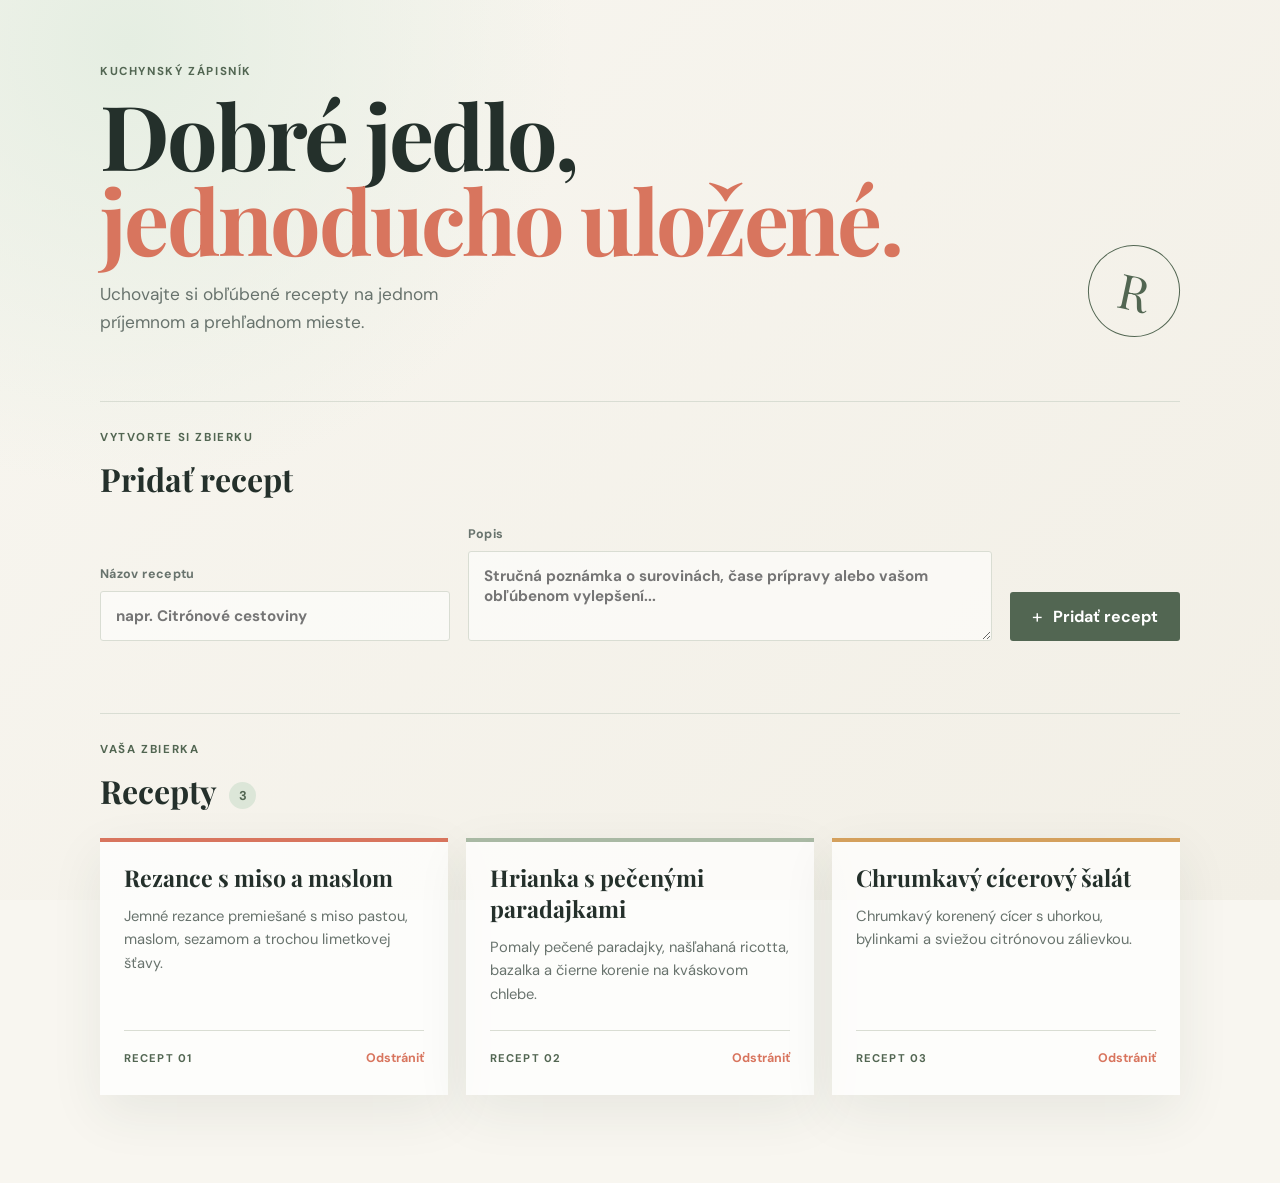
<file: TutorialVSC/index.html>
<!DOCTYPE html>
<html lang="sk">
<head>
    <meta charset="UTF-8">
    <meta name="viewport" content="width=device-width, initial-scale=1.0">
    <title>Kuchynské poznámky | Zoznam receptov</title>
    <link rel="preconnect" href="https://fonts.googleapis.com">
    <link rel="preconnect" href="https://fonts.gstatic.com" crossorigin>
    <link href="https://fonts.googleapis.com/css2?family=DM+Sans:wght@400;500;600;700&family=Playfair+Display:wght@600;700&display=swap" rel="stylesheet">
    <link rel="stylesheet" href="styles.css">
</head>
<body>
    <main class="app-shell">
        <header class="hero">
            <div class="hero-copy">
                <p class="eyebrow">Kuchynský zápisník</p>
                <h1>Dobré jedlo,<br><em>jednoducho uložené.</em></h1>
                <p class="hero-text">Uchovajte si obľúbené recepty na jednom príjemnom a prehľadnom mieste.</p>
            </div>
            <div class="hero-mark" aria-hidden="true">R</div>
        </header>

        <section class="recipe-form-section" aria-labelledby="add-recipe-heading">
            <div class="section-heading">
                <p class="eyebrow">Vytvorte si zbierku</p>
                <h2 id="add-recipe-heading">Pridať recept</h2>
            </div>
            <form id="recipe-form" class="recipe-form">
                <label>
                    Názov receptu
                    <input id="recipe-name" name="name" type="text" placeholder="napr. Citrónové cestoviny" required maxlength="60">
                </label>
                <label>
                    Popis
                    <textarea id="recipe-description" name="description" placeholder="Stručná poznámka o surovinách, čase prípravy alebo vašom obľúbenom vylepšení..." required maxlength="240" rows="3"></textarea>
                </label>
                <button class="add-button" type="submit">
                    <span aria-hidden="true">+</span> Pridať recept
                </button>
            </form>
        </section>

        <section class="recipe-list-section" aria-labelledby="recipe-list-heading">
            <div class="list-heading">
                <div>
                    <p class="eyebrow">Vaša zbierka</p>
                    <h2 id="recipe-list-heading">Recepty <span id="recipe-count" class="recipe-count">0</span></h2>
                </div>
                <p id="empty-message" class="empty-message">Tu sa začína váš ďalší obľúbený recept.</p>
            </div>
            <div id="undo-message" class="undo-message" role="status" hidden>
                <span>Recept bol vymazaný.</span>
                <button id="undo-delete-button" class="undo-button" type="button">Vrátiť späť</button>
            </div>
            <div id="recipe-list" class="recipe-list" aria-live="polite"></div>
        </section>
    </main>
    <script src="script.js"></script>
</body>
</html>
</file>
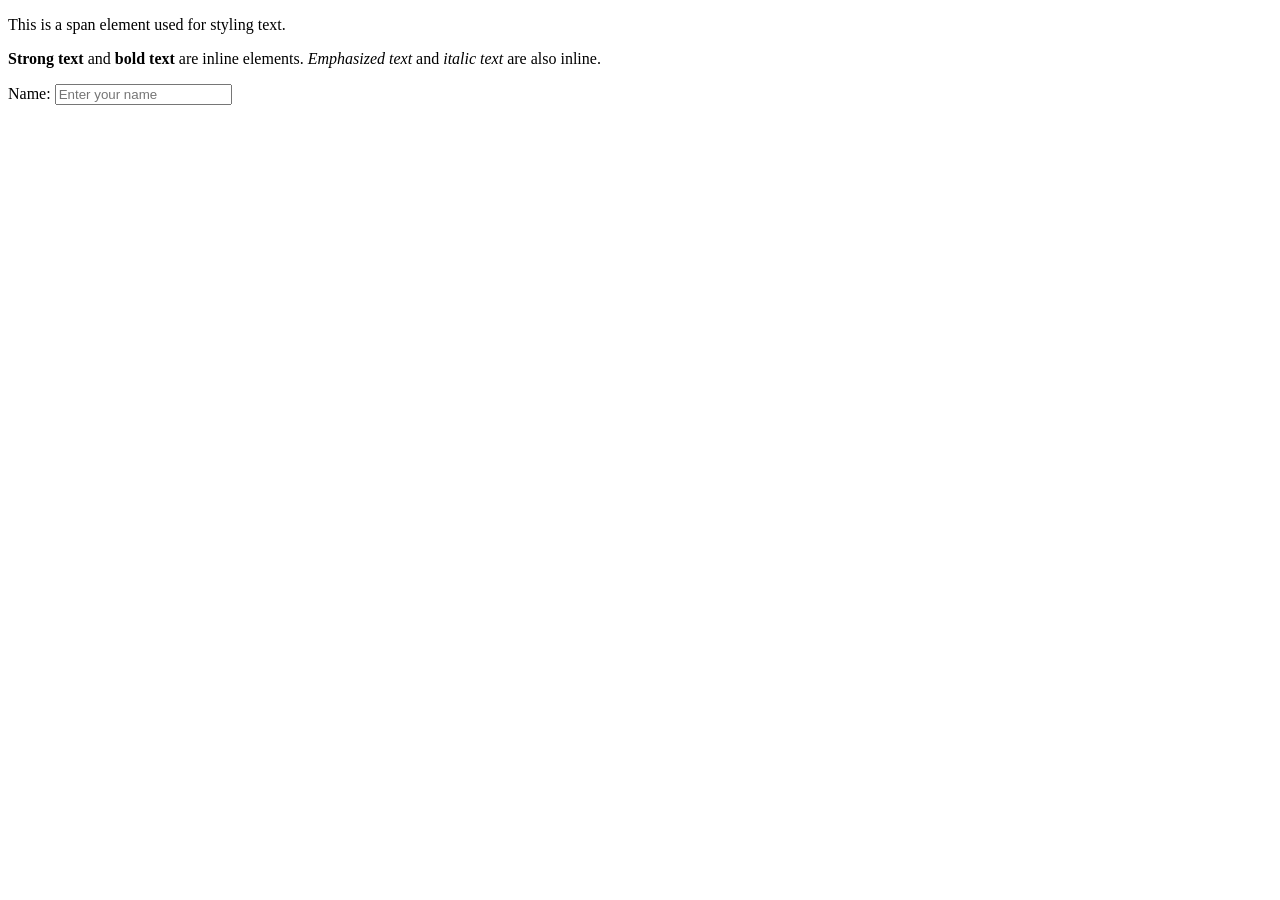
<file: html_css/elements.html>
<!DOCTYPE html>
<html>
<head>
    <title></title>
</head>
<body>
    <p>
        This is a <span>span element</span> used for styling text.
    </p>
    <p>
        <strong>Strong text</strong> and <b>bold text</b> are inline elements.
        <em>Emphasized text</em> and <i>italic text</i> are also inline.
    </p>
    <form>
        <label>Name:</label>
        <input type="text" placeholder="Enter your name">
    </form>
</body>
</html>
</file>
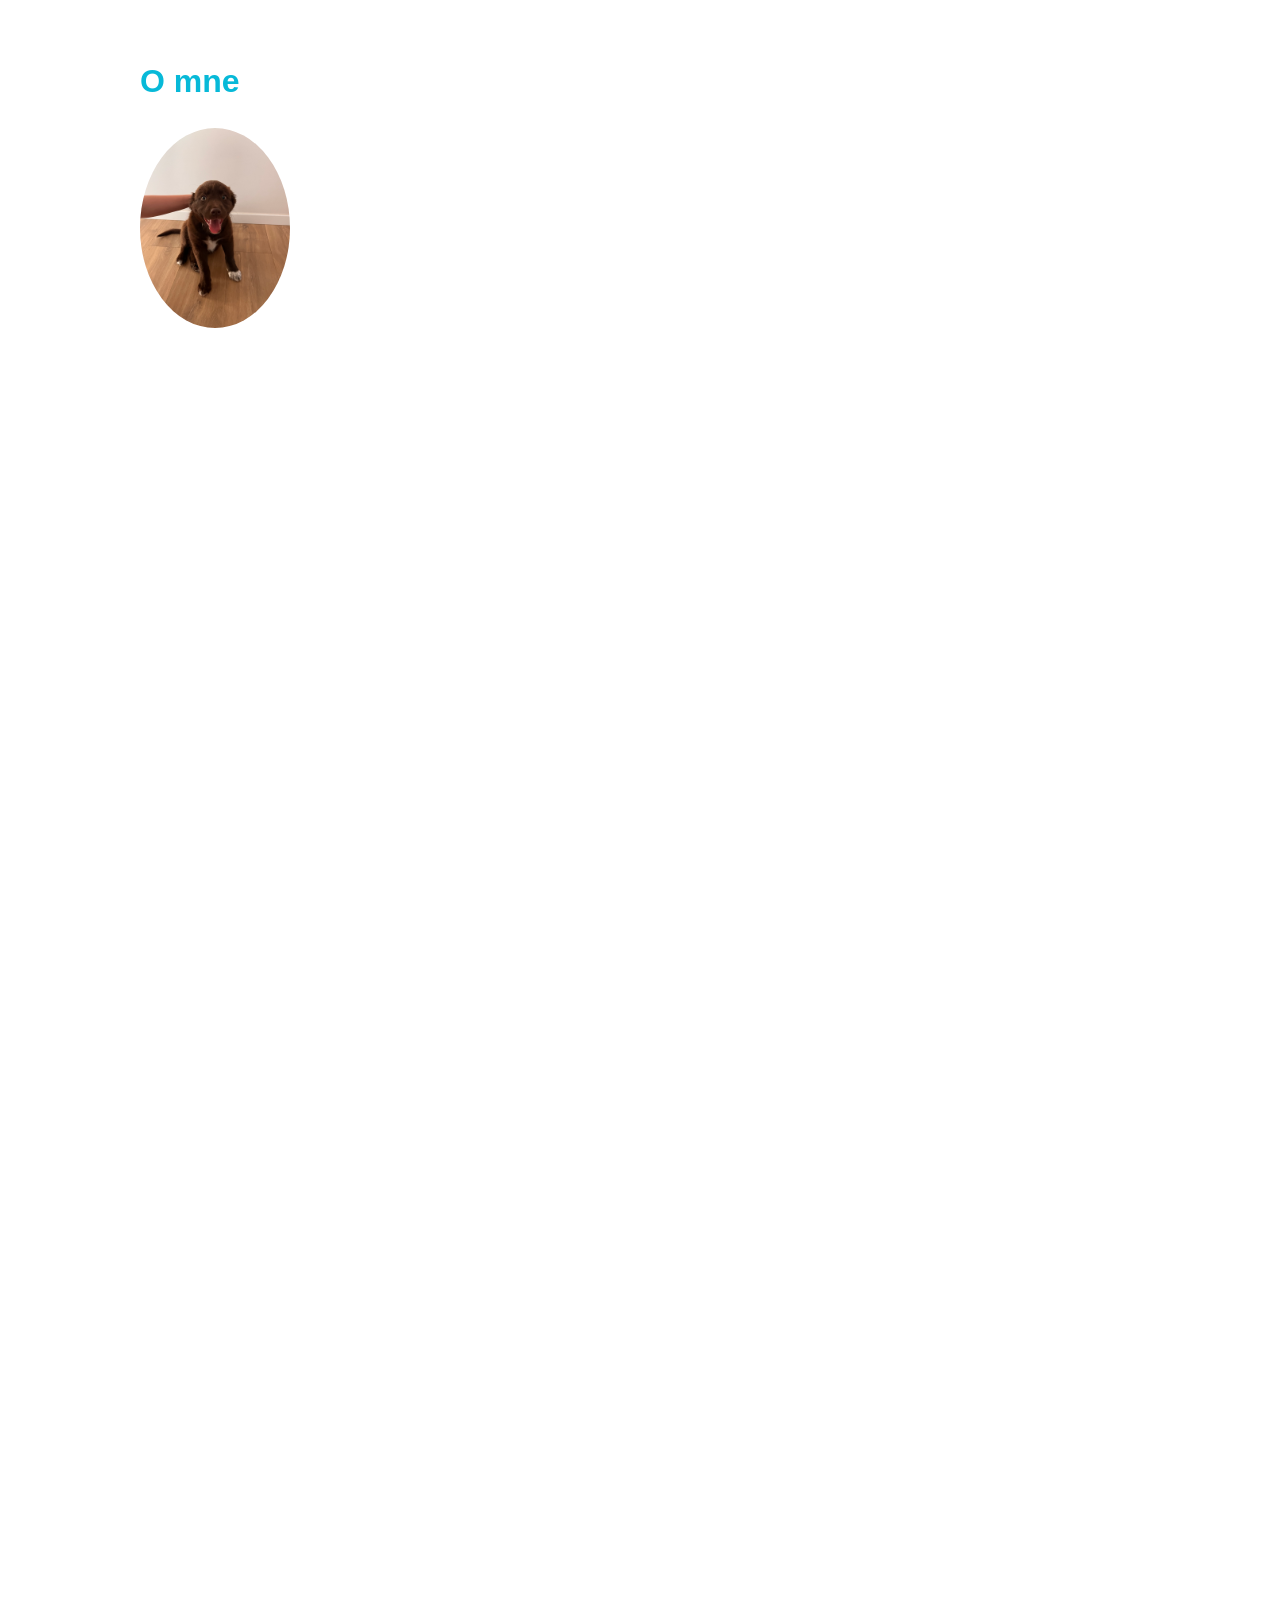
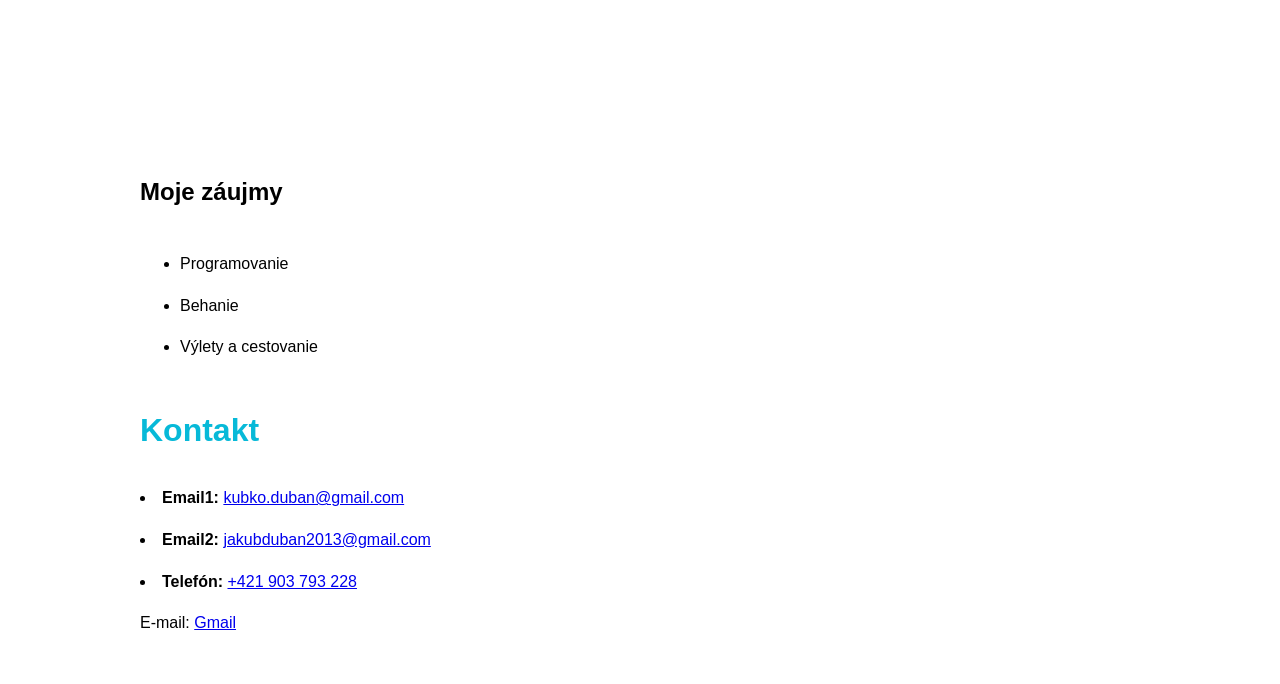
<file: html_css/o_Jakubovi.html>
<!DOCTYPE html>
<html lang="sk">

<head>
    <meta charset="UTF-8">
    <title>O mne</title>
    <style>
        body {
            font-family: Arial, sans-serif;
            max-width: 1000px;
            margin: 40px auto;
            line-height: 2.6;
        }

        h1 {
            color: #07b9d8;
            margin-bottom: 5px;
        }

        img {
            max-width: 150px;
            border-radius: 50%;
        }

        .container {
            display: flex;
            gap: 2000px;
            align-items: flex-start;
        }
    </style>
</head>

<body>
    <h1>O mne</h1>

    <div class="container">
        <img src="bella.jpeg" alt="Moja fotografia">
        <ul>
            <li>Ahoj, volám sa <b>Jakub</b> a mám rád technológie, programovanie, behanie a spanie.</li>
            <li>Vo voľnom čase sa venujem rodine, kamaratom a cestovaniu, nakupovaniu...</li>
            <li>Momentálne sa učím vytvárať webové stránky v <b>HTML</b>, <b>CSS</b> a pokúšam sa vytvorit si prvu webovú stránku.</li>
            <li>V škole ma najviac baví telesná, matematika, anglićtina a informatika.</li>
            <li>Toto je moj pesik <b>Bella</b> rad s ňou chodím na prechadzky.</li>
            <li>Je to Border Kólia a ma 4 mesiace rada kúše veci aj čo nemá a chodi na prechádzky. </li>
        </ul>
    </div>

    <h2>Moje záujmy</h2>
    <ul>
        <li>Programovanie </li>
        <li>Behanie</li>
        <li>Výlety a cestovanie</li>
    </ul>

    <h1>Kontakt</h1>

    <div>
    <li><b>Email1:</b> <a href="mailto:kubko.duban@gmail.com">kubko.duban@gmail.com</a></li>
    <li><b>Email2:</b> <a href="mailto:jakubduban2013@gmail.com">jakubduban2013@gmail.com</a></li>
    <li><b>Telefón:</b> <a href="tel:+421903793228">+421 903 793 228</a></li>
    </div>

    E-mail: <a href="https://mail.google.com/">Gmail</a>


</body>


</html>
</file>
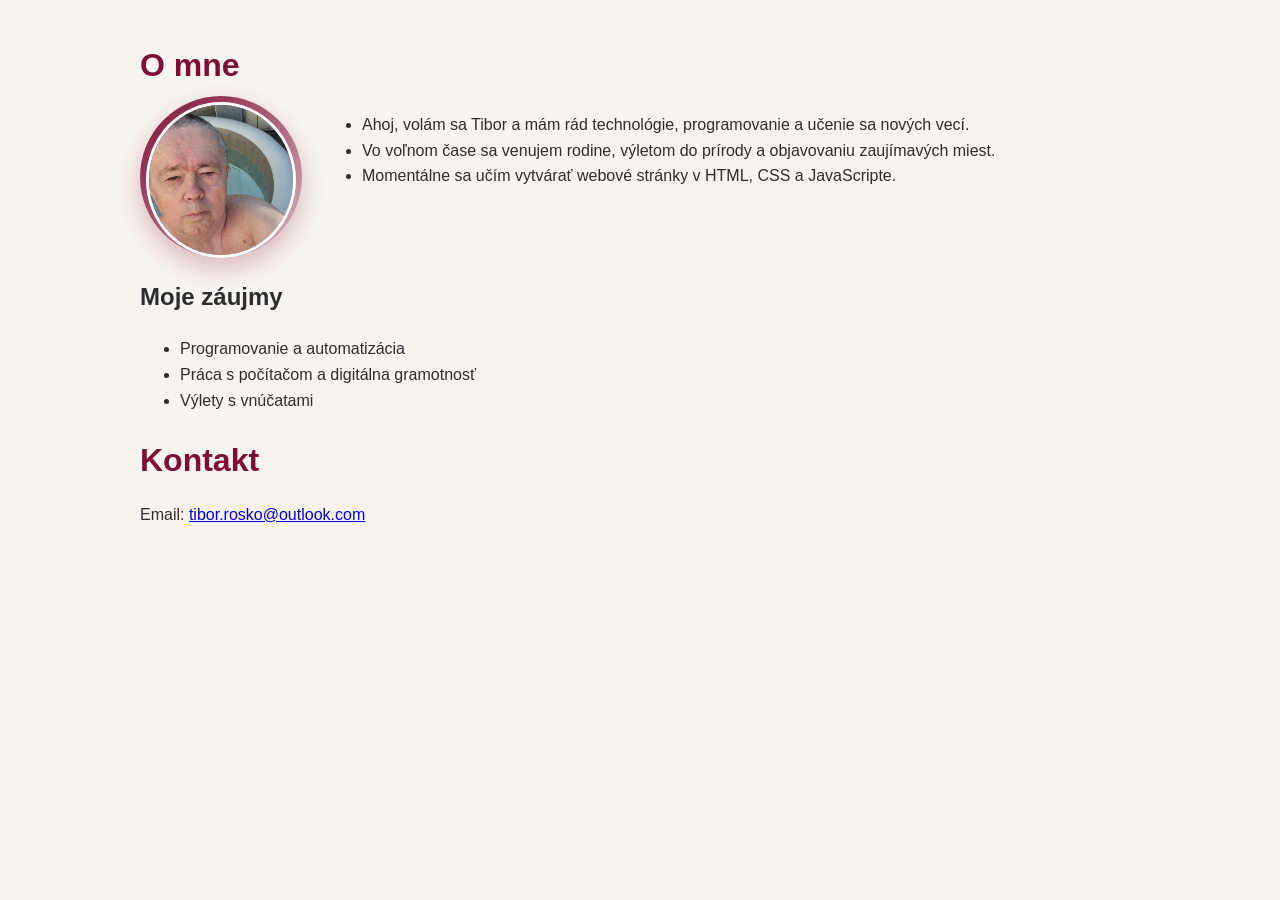
<file: html_css/o_mne1.html>
<!DOCTYPE html>
<html lang="sk">

<head>
    <meta charset="UTF-8">
    <title>O mne</title>
    <style>
        body {
            font-family: Arial, sans-serif;
            max-width: 1000px;
            margin: 40px auto;
            line-height: 1.6;
            background: #f7f3ee;
            color: #2d2d2d;
        }

        h1 {
            color: #7f0d35;
            margin-bottom: 5px;
        }

        .photo-frame {
            display: flex;
            width: 150px;
            height: 150px;
            padding: 6px;
            border-radius: 50%;
            background: linear-gradient(135deg, #7f0d35, #d8b7c0);
            box-shadow: 0 10px 24px rgba(127, 13, 53, 0.25);
        }

        .photo-frame img {
            display: block;
            width: 100%;
            height: 100%;
            object-fit: cover;
            border: 3px solid #ffffff;
            border-radius: 50%;
        }

        .container {
            display: flex;
            gap: 20px;
            align-items: flex-start;
        }
    </style>
</head>

<body>
    <h1>O mne</h1>

    <div class="container">
        <div class="photo-frame">
            <img src="profil1.jpg" alt="Moja fotografia">
        </div>
        <ul>
            <li>Ahoj, volám sa Tibor a mám rád technológie, programovanie a učenie sa nových vecí.</li>
            <li>Vo voľnom čase sa venujem rodine, výletom do prírody a objavovaniu zaujímavých miest.</li>
            <li>Momentálne sa učím vytvárať webové stránky v HTML, CSS a JavaScripte.</li>
        </ul>
    </div>

    <h2>Moje záujmy</h2>
    <ul>
        <li>Programovanie a automatizácia</li>
        <li>Práca s počítačom a digitálna gramotnosť</li>
        <li>Výlety s vnúčatami</li>
    </ul>

    <h1>Kontakt</h1>
    <p>Email: <a href="mailto:tibor.rosko@outlook.com">tibor.rosko@outlook.com</a></p>
</body>

</html>
</file>
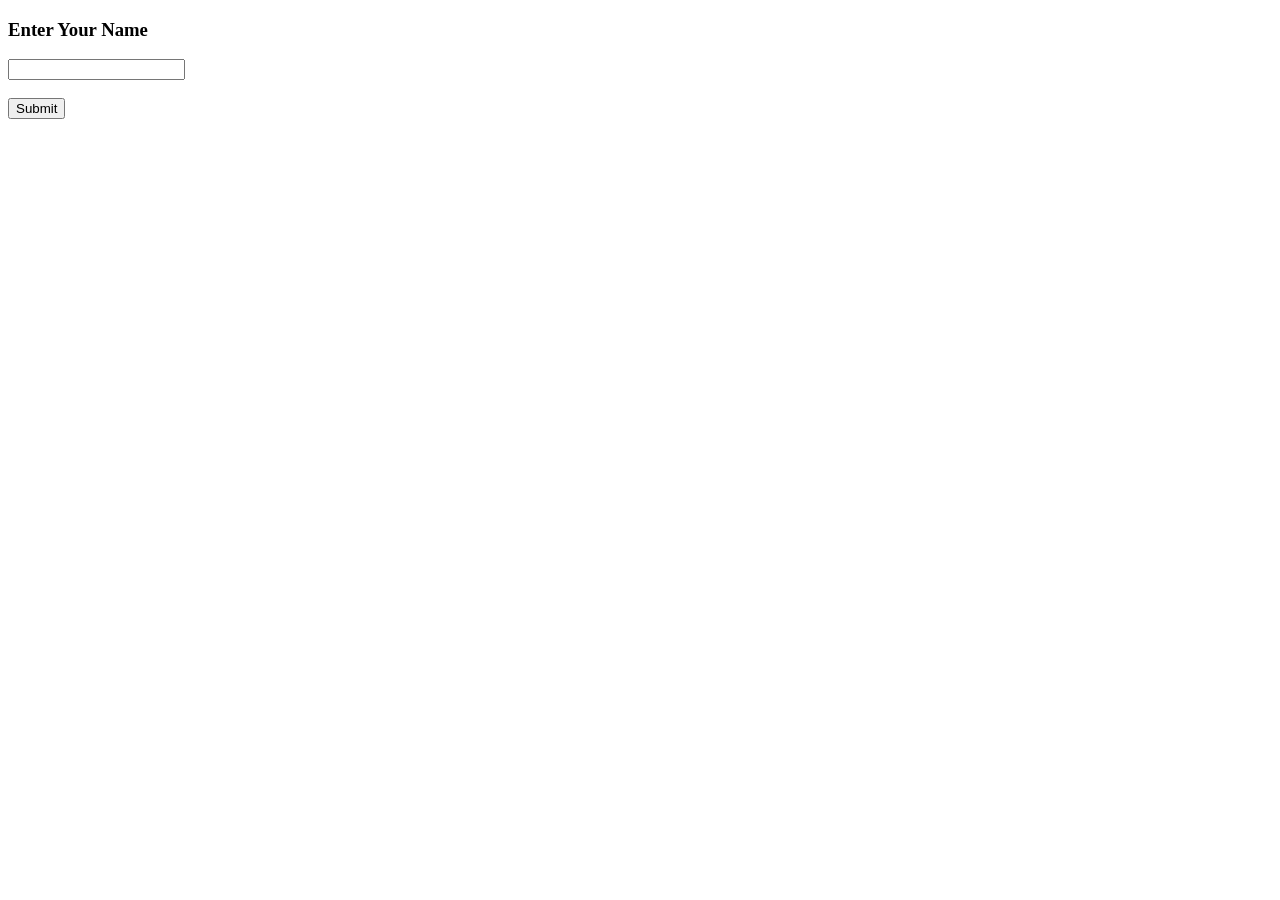
<file: templates/name.html>
<!DOCTYPE html>
<html>
<body>
    <h3>Enter Your Name</h3>
    <form method="post">
        <input type="text" name="username" required>
        <br><br>
        <input type="submit" value="Submit">
    </form>
</body>
</html>
</file>
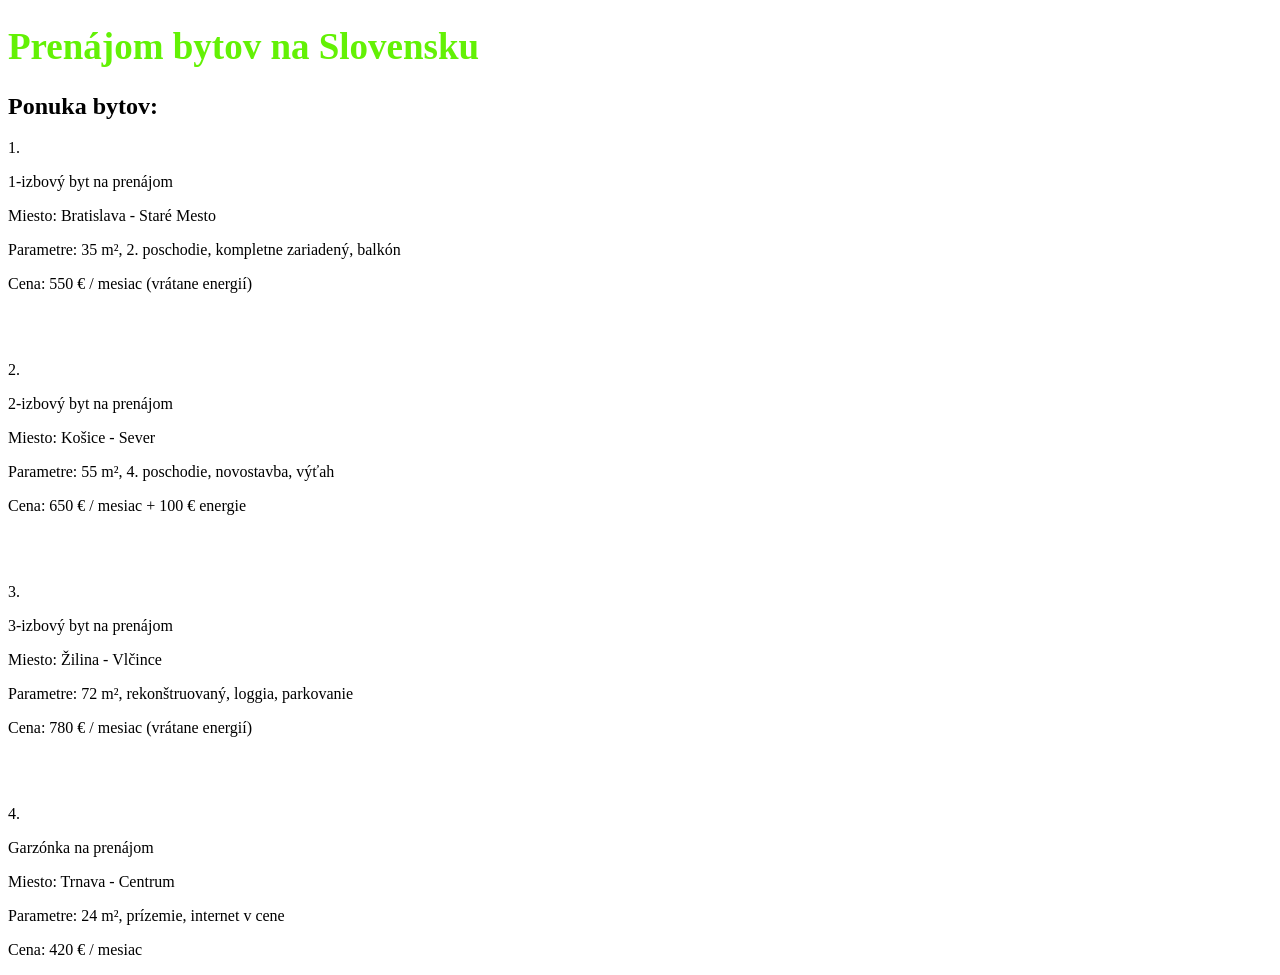
<file: html_css/Prenajom_bytov/Prenajom_bytov.index.html>
<!DOCTYPE html>
<html>

<head>
    <link rel="stylesheet" href="mn_body.css">
    <title>Prenájom bytov</title>
</head>

<body>
    <h1>Prenájom bytov na Slovensku
    </h1>

    <h2>Ponuka bytov:</h2>
    <!-- Tu môžete pridať ďalšie informácie o ponuke bytov, napríklad zoznam bytov s ich parametrami a cenami. -->
    <p>1.
    </p>
    <p>1-izbový byt na prenájom</p>
    <p>Miesto: Bratislava - Staré Mesto</p>
    <p>Parametre: 35 m², 2. poschodie, kompletne zariadený, balkón</p>
    <p>Cena: 550 € / mesiac (vrátane energií)</p>

    <br><br> 

    <p>2.
    </p>
    <p>2-izbový byt na prenájom</p>
    <p>Miesto: Košice - Sever</p>
    <p>Parametre: 55 m², 4. poschodie, novostavba, výťah</p>
    <p>Cena: 650 € / mesiac + 100 € energie</p>

    <br><br>

    <p>3.
    </p>
    <p>3-izbový byt na prenájom</p>
    <p>Miesto: Žilina - Vlčince</p>    
    <p>Parametre: 72 m², rekonštruovaný, loggia, parkovanie</p>    
    <p>Cena: 780 € / mesiac (vrátane energií)</p>   

    <br><br> 

    <p>4.
    </p>
    <p>Garzónka na prenájom</p>
    <p>Miesto: Trnava - Centrum</p>
    <p>Parametre: 24 m², prízemie, internet v cene</p>
    <p>Cena: 420 € / mesiac</p>

</body>

</html>
</file>
<file: TutorialVSC/styles.css>
:root {
    --ink: #24302b;
    --muted: #68736d;
    --paper: #f8f6f0;
    --cream: #eeeade;
    --sage: #a9b9a4;
    --sage-dark: #526652;
    --coral: #d8755e;
    --line: #d9ddd3;
    --shadow: 0 18px 50px rgba(43, 58, 48, 0.08);
}

* { box-sizing: border-box; }

body {
    margin: 0;
    color: var(--ink);
    background: var(--paper);
    font-family: "DM Sans", sans-serif;
}

body::before {
    position: fixed;
    inset: 0;
    z-index: -1;
    background: radial-gradient(circle at 10% 5%, #e5eee2 0, transparent 31%), linear-gradient(135deg, #f8f6f0 0%, #f2efe6 100%);
    content: "";
}

.app-shell { width: min(1080px, calc(100% - 48px)); margin: 0 auto; padding: 64px 0 88px; }
.hero { display: flex; justify-content: space-between; align-items: flex-end; margin-bottom: 64px; }
.eyebrow { margin: 0 0 12px; color: var(--sage-dark); font-size: 0.72rem; font-weight: 700; letter-spacing: 0.14em; text-transform: uppercase; }
h1, h2, p { margin-top: 0; }
h1, h2 { font-family: "Playfair Display", serif; }
h1 { margin-bottom: 20px; font-size: clamp(3.1rem, 7vw, 6.5rem); line-height: 0.95; letter-spacing: -0.03em; }
h1 em { color: var(--coral); font-style: normal; }
.hero-text { max-width: 390px; margin-bottom: 0; color: var(--muted); font-size: 1.08rem; line-height: 1.6; }
.hero-mark { display: grid; width: 92px; height: 92px; place-items: center; border: 1px solid var(--sage-dark); border-radius: 50%; color: var(--sage-dark); font-family: "Playfair Display", serif; font-size: 3rem; transform: rotate(12deg); }

.recipe-form-section, .recipe-list-section { border-top: 1px solid var(--line); padding-top: 28px; }
.recipe-form-section { margin-bottom: 72px; }
.section-heading h2, .list-heading h2 { margin-bottom: 0; font-size: 2rem; }
.recipe-form { display: grid; grid-template-columns: 1fr 1.5fr auto; align-items: end; gap: 18px; margin-top: 26px; }
label { color: var(--muted); font-size: 0.78rem; font-weight: 700; letter-spacing: 0.03em; }
input, textarea { display: block; width: 100%; margin-top: 9px; border: 1px solid var(--line); border-radius: 3px; outline: none; padding: 14px 15px; color: var(--ink); background: rgba(255, 255, 255, 0.54); font: inherit; font-size: 0.95rem; resize: vertical; transition: border-color 160ms ease, box-shadow 160ms ease; }
input:focus, textarea:focus { border-color: var(--sage-dark); box-shadow: 0 0 0 3px rgba(82, 102, 82, 0.12); }
.add-button, .delete-button { border: 0; cursor: pointer; font: inherit; font-weight: 700; transition: transform 160ms ease, background 160ms ease; }
.add-button { min-height: 49px; padding: 0 22px; border-radius: 3px; color: #fff; background: var(--sage-dark); white-space: nowrap; }
.add-button span { margin-right: 6px; font-size: 1.2rem; font-weight: 400; vertical-align: -1px; }
.add-button:hover { background: #3f523f; transform: translateY(-2px); }

.list-heading { display: flex; justify-content: space-between; align-items: end; gap: 24px; margin-bottom: 26px; }
.recipe-count { display: inline-grid; width: 27px; height: 27px; margin-left: 6px; place-items: center; border-radius: 50%; color: var(--sage-dark); background: #dce6d8; font-family: "DM Sans", sans-serif; font-size: 0.8rem; vertical-align: 4px; }
.empty-message { margin: 0 0 4px; color: var(--muted); font-size: 0.9rem; }
.undo-message { display: flex; align-items: center; gap: 12px; margin: -10px 0 20px; color: var(--muted); font-size: 0.9rem; }
.undo-message[hidden] { display: none; }
.undo-button { border: 0; padding: 5px 0; color: var(--sage-dark); background: transparent; cursor: pointer; font: inherit; font-weight: 700; text-decoration: underline; text-underline-offset: 3px; }
.undo-button:hover { color: var(--ink); }
.recipe-list { display: grid; grid-template-columns: repeat(3, 1fr); gap: 18px; }
.recipe-card { position: relative; display: flex; min-height: 210px; flex-direction: column; justify-content: space-between; padding: 24px; background: rgba(255, 255, 255, 0.72); box-shadow: var(--shadow); animation: appear 350ms ease both; }
.recipe-card::before { position: absolute; top: 0; left: 0; width: 100%; height: 4px; background: var(--coral); content: ""; }
.recipe-card:nth-child(3n + 2)::before { background: var(--sage); }
.recipe-card:nth-child(3n)::before { background: #d4a05d; }
.recipe-card h3 { margin: 0 0 12px; font-family: "Playfair Display", serif; font-size: 1.45rem; }
.recipe-card p { margin-bottom: 24px; color: var(--muted); font-size: 0.92rem; line-height: 1.6; }
.card-footer { display: flex; align-items: center; justify-content: space-between; border-top: 1px solid var(--line); padding-top: 14px; }
.recipe-number { color: var(--sage-dark); font-size: 0.7rem; font-weight: 700; letter-spacing: 0.1em; }
.delete-button { padding: 5px 0; color: var(--coral); background: transparent; font-size: 0.78rem; }
.delete-button:hover { color: #a44f3d; transform: translateY(-1px); }

@keyframes appear { from { opacity: 0; transform: translateY(8px); } to { opacity: 1; transform: translateY(0); } }
@media (max-width: 760px) {
    .app-shell { width: min(100% - 32px, 580px); padding-top: 40px; }
    .hero { align-items: flex-start; margin-bottom: 48px; }
    .hero-mark { width: 62px; height: 62px; font-size: 2rem; }
    .recipe-form, .recipe-list { grid-template-columns: 1fr; }
    .add-button { width: 100%; }
    .list-heading { align-items: flex-start; flex-direction: column; gap: 12px; }
    .empty-message { margin-bottom: 0; }
}
</file>
<file: html_css/Prenajom_bytov/mn_body.css>
h1{
    color: rgb(99, 241, 5);
    font-size: 37px
    
}
</file>
